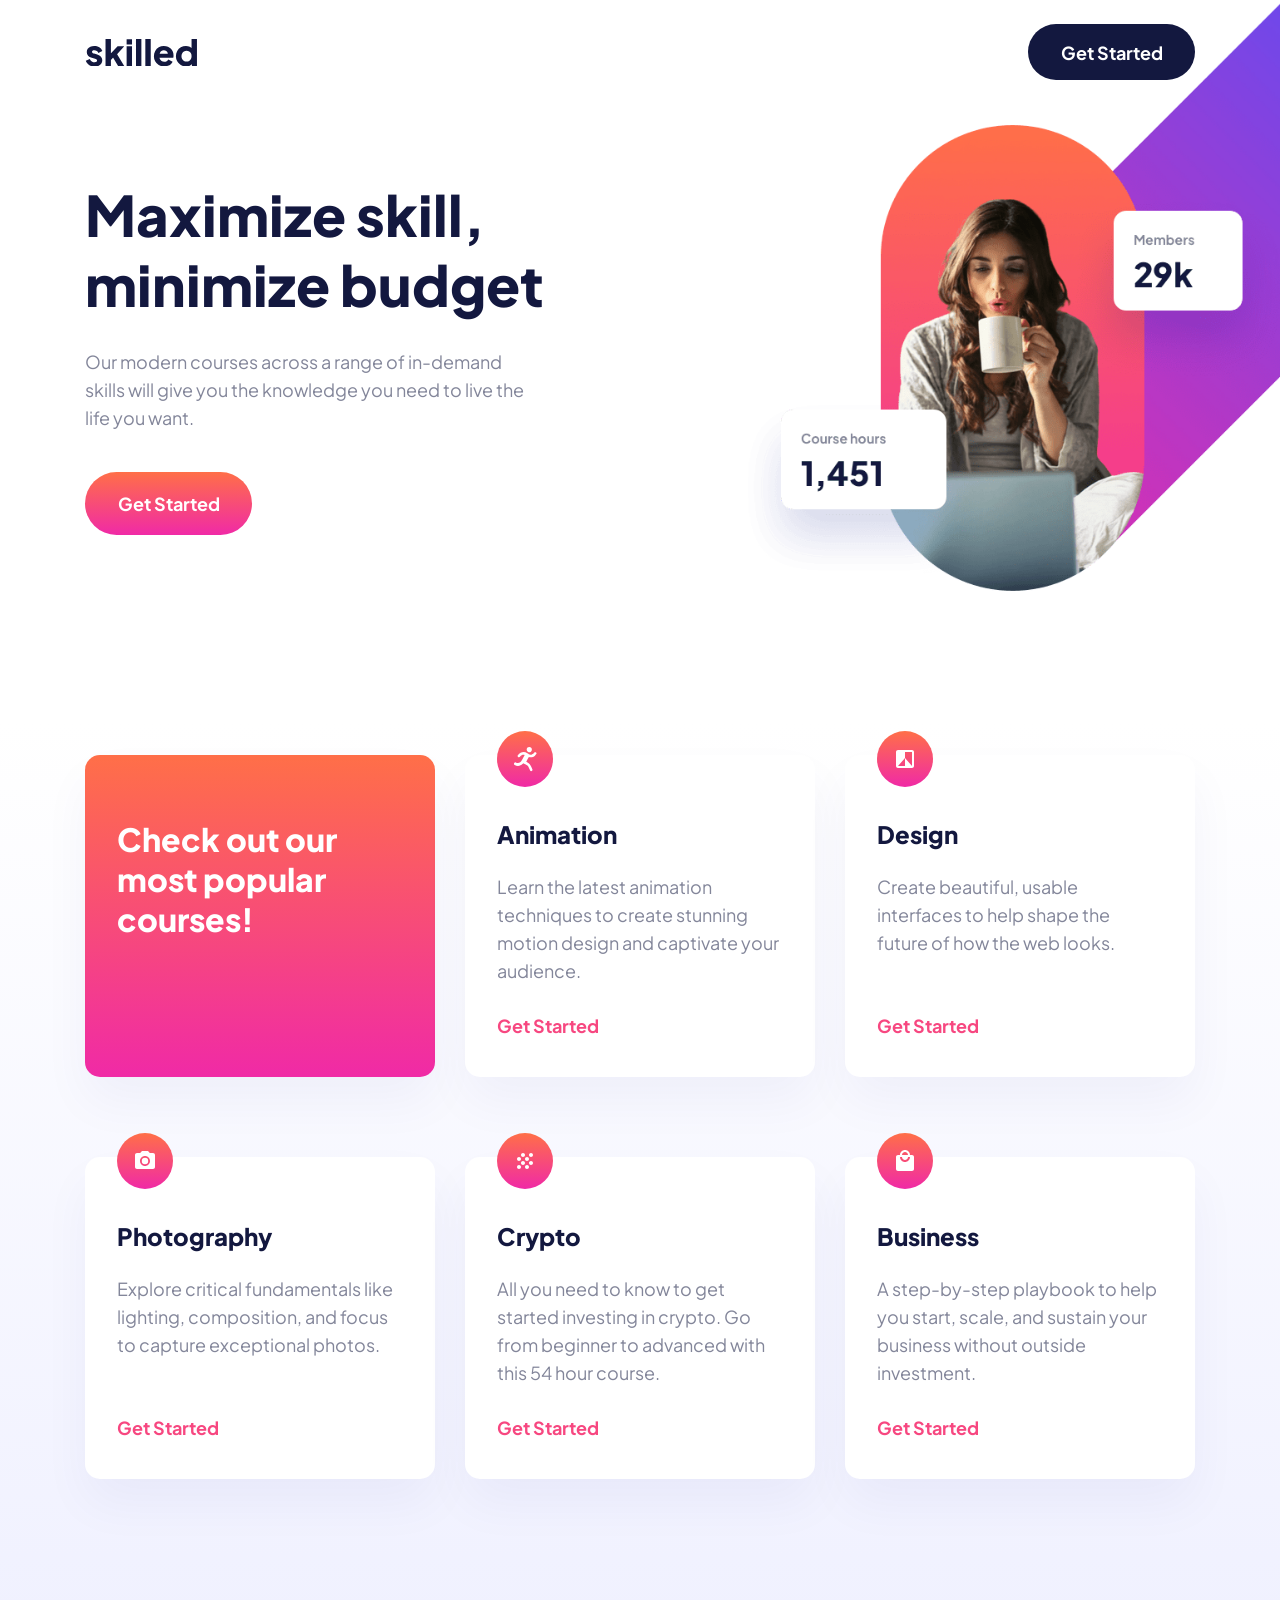
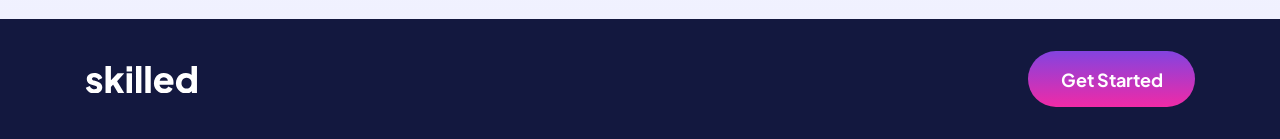
<file: PortfolioLND3-main/Skilled-e-learning-landing-page-master/index.html>
<!DOCTYPE html>
<html lang="en">

<head>
   <!-- specifies the character encoding for the HTML document -->
   <meta charset="UTF-8">
   <!-- Displays site properly based on user's device -->
   <meta name="viewport" content="width=device-width, initial-scale=1.0">
   <!-- Provides a brief summary of a web page -->
   <meta name="description" content="This is a solution to the Skilled e-learning landing page challenge on Frontend Mentor. 
        The purpose of this challenge is to improve my coding skills by building realistic projects.">
   <!-- Favicon -->
   <link rel="icon" type="image/ico" sizes="32x32" href="assets/favicon.ico">
   <!-- CSS File  -->
   <link rel="stylesheet" href="css/style.css">
   <title>Skilled e-learning landing page | Frontend Mentor</title>
</head>

<body>
   <!-- Header -->
   <header>
      <div class="header__container container">
         <a href="#" class="header__logo logo">
            <img src="assets/logo-dark.svg" alt="Skilled e-learning's logo">
         </a>
         <a href="#" class="header__get-started btn byn-yan-blue">Get Started</a>
      </div>
   </header>
   <main>
      <!-- Hero section -->
      <section class="hero">
         <div class="hero__container container">
            <div class="hero__content">
               <h1>Maximize skill, minimize budget</h1>
               <p>Our modern courses across a range of in-demand skills
                  will give you the knowledge you need to live the life you want.</p>
               <a href="#" class="btn btn-mag-orange">Get Started</a>
            </div>
            <div class="hero__img">
               <picture>
                  <source media="(min-width: 992px)" srcset="assets/image-hero-desktop.png">
                  <source media="(min-width: 768px)" srcset="assets/image-hero-tablet.png">
                  <img src="assets/image-hero-mobile@.svg" alt="image hero">
               </picture>
            </div>
         </div>
      </section>

      <!-- Courses section -->
      <section class="courses">
         <div class="courses__container container">
            <div class="courses__heading">
               <h2>Check out our most popular courses!</h2>
            </div>
            <div class="courses__course animation">
               <h3>Animation</h3>
               <p>Learn the latest animation techniques to
                  create stunning motion design and captivate your audience.</p>
               <a href="#" class="link">Get Started</a>
            </div>
            <div class="courses__course design">
               <h3>Design</h3>
               <p>Create beautiful, usable interfaces to
                  help shape the future of how the web looks.</p>
               <a href="#" class="link">Get Started</a>
            </div>
            <div class="courses__course photography">
               <h3>Photography</h3>
               <p>Explore critical fundamentals like lighting,
                  composition, and focus to capture exceptional photos.</p>
               <a href="#" class="link">Get Started</a>
            </div>
            <div class="courses__course crypto">
               <h3>Crypto</h3>
               <p>All you need to know to get started investing in crypto.
                  Go from beginner to advanced with this 54 hour course.</p>
               <a href="#" class="link">Get Started</a>
            </div>
            <div class="courses__course business">
               <h3>Business</h3>
               <p>A step-by-step playbook to help you start, scale,
                  and sustain your business without outside investment.</p>
               <a href="#" class="link">Get Started</a>
            </div>
         </div>
      </section>
   </main>

   <!-- Footer -->
   <footer>
      <div class="footer__container container">
         <a href="#" class="footer__logo logo">
            <img src="assets/logo-light.svg" alt="Skilled e-learning's logo">
         </a>
         <a href="#" class="footer__get-started btn btn-mag-blue">Get Started</a>
      </div>
   </footer>
</body>

</html>
</file>
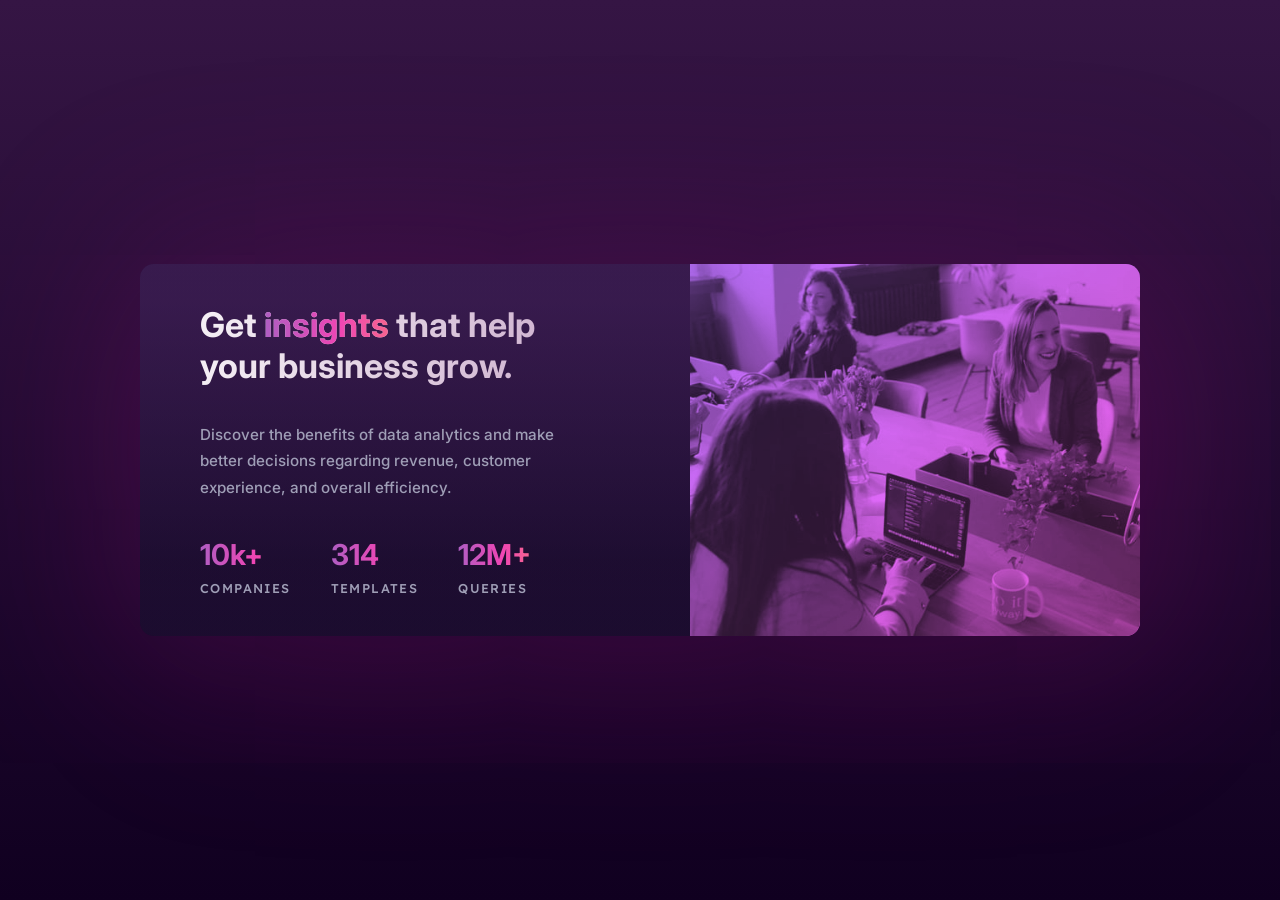
<file: PortfolioLND3-main/stats-preview-card-component-main/index.html>
<!DOCTYPE html>
<html lang="en">

<head>
  <meta charset="UTF-8">
  <meta http-equiv="X-UA-Compatible" content="IE=edge">
  <meta name="viewport" content="width=device-width,initial-scale=1">
  <title>Stats Preview Card Component | correlucas</title>
  <link rel="icon" href="./images/favicon-32x32.png" type="image/x-icon">
  <link rel="stylesheet" href="./style.min.css">
</head>

<body>
  <main>
    <div class="hero-text">
      <h1>Get <span>insights</span> that help your business grow.</h1>
      <p>Discover the benefits of data analytics and make better decisions regarding revenue, customer experience, and overall efficiency.</p>
      <div class="highlights">
        <div>
          <h2>10k+</h2>
          <p class="all-caps">Companies</p>
        </div>
        <div>
          <h2>314</h2>
          <p class="all-caps">Templates</p>
        </div>
        <div>
          <h2 class="all-caps">12m+</h2>
          <p class="all-caps">Queries</p>
        </div>
      </div>
    </div>
    <picture class="hero-image">
      <source srcset="./images/image-header-mobile.webp" media="(max-width: 620px)"><img src="./images/image-header-desktop.webp" alt="Office Workers Smiling">
    </picture>
  </main>
</body>

</html>
</file>
<file: PortfolioLND3-main/Skilled-e-learning-landing-page-master/css/style.css>
/* Google Font - Plus Jakarta Sans */
@import url("https://fonts.googleapis.com/css2?family=Plus+Jakarta+Sans:wght@500;700;800&display=swap");

/* Variables */
:root {
  /* Colors */
  --colors-dark-blue-gray: #666ca3;
  --colors-yankees-blue: #13183f;
  --colors-silver: #83869a;
  --colors-pink: #f74780;
  --colors-carnation-pink: #ffa7c3;
  --colors-white: #ffffff;
  --colors-g-magenta-orange: linear-gradient(180deg, #ff6f48 0%, #f02aa6 100%);
  --colors-g-magenta-blue: linear-gradient(
    180deg,
    #4851ff -54.32%,
    #f02aa6 100%
  );
  --colors-g-hover: linear-gradient(
    0deg,
    rgba(255, 255, 255, 0.5),
    rgba(255, 255, 255, 0.5)
  );
  /* Fonts */
  --fonts-main: "Plus Jakarta Sans", sans-serif;
}

/* Global Rules  */
*,
::before,
::after {
  margin: 0;
  padding: 0;
  box-sizing: border-box;
}
html {
  scroll-behavior: smooth;
}
body {
  font-family: var(--fonts-main);
  cursor: default;
}

/* Typography */
h1 {
  font-size: 2.5rem;
  line-height: 1.25;
}
h2 {
  font-size: 1.5rem;
  line-height: 1.333;
  color: var(--colors-white);
}
h3 {
  font-size: 1.25rem;
}
h1,
h3 {
  color: var(--colors-yankees-blue);
}
h1,
h2,
h3 {
  font-weight: 800;
}
p {
  font-size: 1rem;
  line-height: 1.625;
  color: var(--colors-silver);
}
@media (min-width: 992px) {
  h1 {
    font-size: 3.5rem;
  }
  h2 {
    font-size: 2rem;
    line-height: 1.25;
  }
  h3 {
    font-size: 1.5rem;
  }
  p {
    font-size: 1.125rem;
    line-height: 1.556;
  }
}

/* Reset Some Elements */
ul {
  list-style: none;
}
a {
  color: inherit;
  text-decoration: none;
  outline: none;
  cursor: pointer;
}

/* Buttons */
.btn {
  width: 140px;
  height: 48px;
  font-size: 1rem;
  font-weight: 700;
  color: var(--colors-white);
  display: flex;
  align-items: center;
  justify-content: center;
  border-radius: 28px;
  -webkit-border-radius: 28px;
  -moz-border-radius: 28px;
  -ms-border-radius: 28px;
  -o-border-radius: 28px;
}
.byn-yan-blue {
  background-color: var(--colors-yankees-blue);
}
.byn-yan-blue:hover {
  background-color: var(--colors-dark-blue-gray);
}
.btn-mag-blue {
  background-image: var(--colors-g-magenta-blue);
}
.btn-mag-blue:hover {
  background-image: var(--colors-g-hover), var(--colors-g-magenta-blue);
}
.btn-mag-orange {
  width: 167px;
  height: 56px;
  background-image: var(--colors-g-magenta-orange);
  border-radius: 31.5px;
  -webkit-border-radius: 31.5px;
  -moz-border-radius: 31.5px;
  -ms-border-radius: 31.5px;
  -o-border-radius: 31.5px;
}
.btn-mag-orange:hover {
  background-image: var(--colors-g-hover), var(--colors-g-magenta-orange);
}
@media (min-width: 992px) {
  .btn {
    width: 167px;
    height: 56px;
    font-size: 1.125rem;
  }
  .btn-mag-orange {
    height: 63px;
  }
}

/* Links */
.link {
  width: fit-content;
  font-size: 1.125rem;
  font-weight: 700;
  color: var(--colors-pink);
}
.link:hover {
  color: var(--colors-carnation-pink);
}

/* Container */
.container {
  margin-left: auto;
  margin-right: auto;
}
@media (min-width: 375px), (max-width: 375px) {
  .container {
    width: 100%;
    padding-left: 16px;
    padding-right: 16px;
  }
}
@media (min-width: 576px) {
  .container {
    padding-left: 32px;
    padding-right: 32px;
  }
}
@media (min-width: 768px) {
  .container {
    width: 689px;
    padding-left: 0px;
    padding-right: 0px;
  }
}
@media (min-width: 992px) {
  .container {
    width: 892px;
  }
}
@media (min-width: 1200px) {
  .container {
    width: 1110px;
  }
}

/* Logo */
.logo {
  width: 86px;
  height: 21px;
}
.logo img {
  width: 100%;
  height: 100%;
  object-fit: cover;
}
@media (min-width: 992px) {
  .logo {
    width: 112px;
    height: 27px;
  }
}

/* Header */
header {
  position: absolute;
  width: 100%;
  z-index: 1;
}
.header__container {
  display: flex;
  justify-content: space-between;
  align-items: center;
  height: 80px;
}
@media (min-width: 768px) {
  .header__container {
    height: 96px;
  }
}
@media (min-width: 992px) {
  .header__container {
    height: 104px;
  }
}

/* Hero section */
.hero {
  padding-top: 80px;
  overflow: hidden;
}
.hero__container {
  padding-top: 22px;
  display: flex;
  flex-direction: column;
}
.hero__content h1 {
  max-width: 326px;
}
.hero__content p {
  max-width: 400px;
  padding: 26px 0 24px;
}
.hero__img {
  max-width: 370px;
  margin-top: 28px;
  align-self: center;
}
.hero__img img {
  width: 170%;
  height: 100%;
  object-fit: contain;
  position: relative;
  left: 50%;
  transform: translateX(-50%);
}
@media (min-width: 768px) {
  .hero {
    padding-top: 96px;
  }
  .hero__container {
    padding-top: 75px;
    padding-bottom: 188px;
    position: relative;
  }
  .hero__img {
    min-width: 695px;
    height: 723px;
    margin-top: 0;
    position: absolute;
    left: calc(50% - 20px);
    bottom: 10px;
  }
  .hero__img img {
    width: 100%;
  }
}
@media (min-width: 992px) {
  .hero__content h1 {
    max-width: 500px;
  }
  .hero__content p {
    max-width: 445px;
    padding: 29px 0 40px;
  }
  .hero__img {
    min-width: 870px;
    height: 938px;
    bottom: -10px;
  }
}
@media (min-width: 1200px) {
  .hero {
    padding-top: 104px;
  }
  .hero__img {
    left: calc(50% + 96px);
    bottom: 0;
  }
}
@media (min-width: 1400px) {
  .hero__container {
    padding-top: 148px;
    padding-bottom: 180px;
  }
  .hero__img {
    min-width: 1046px;
    left: calc(50% + 8px);
  }
}

/* Courses section */
.courses {
  background: linear-gradient(180deg, #ffffff 0%, #f0f1ff 100%);
}
.courses__container {
  padding-bottom: 80px;
  display: flex;
  flex-wrap: wrap;
  justify-content: center;
  gap: 40px 11px;
}
.courses__heading {
  background-image: var(--colors-g-magenta-orange);
  padding: 24px 28px 32px;
}
.courses__heading h2 {
  max-width: 286px;
}
.courses__heading,
.courses__course {
  max-width: 339px;
  box-shadow: 0px 25px 50px rgba(6, 22, 141, 0.0442381);
  border-radius: 10px;
  -webkit-border-radius: 10px;
  -moz-border-radius: 10px;
  -ms-border-radius: 10px;
  -o-border-radius: 10px;
}
.courses__course {
  background-color: var(--colors-white);
  padding: 56px 26px 32px 28px;
  display: flex;
  flex-direction: column;
  position: relative;
}
.courses__course p {
  padding-top: 16px;
  padding-bottom: 26px;
}
.courses__course .link {
  margin-top: auto;
}
.courses__course::before {
  content: "";
  position: absolute;
  top: -24px;
  left: 28px;
  display: block;
  width: 56px;
  height: 56px;
  background-repeat: no-repeat;
}
.courses__course.animation::before {
  background-image: url(../assets/icon-animation.svg);
}
.courses__course.design::before {
  background-image: url(../assets/icon-design.svg);
}
.courses__course.photography::before {
  background-image: url(../assets/icon-photography.svg);
}
.courses__course.crypto::before {
  background-image: url(../assets/icon-crypto.svg);
}
.courses__course.business::before {
  background-image: url(../assets/icon-business.svg);
}
@media (min-width: 768px) {
  .courses__container {
    padding-bottom: 85px;
    gap: 56px 11px;
  }
  .courses__heading,
  .courses__course {
    padding: 56px 20px 32px 32px;
  }
  .courses__course::before {
    left: 32px;
  }
}
@media (min-width: 992px) {
  .courses__container {
    padding-top: 32px;
    padding-bottom: 140px;
    display: flex;
    flex-wrap: wrap;
    justify-content: center;
    gap: 80px 30px;
  }
  .courses__heading,
  .courses__course {
    max-width: 350px;
    min-height: 322px;
    padding: 64px 32px 40px;
    border-radius: 15px;
    -webkit-border-radius: 15px;
    -moz-border-radius: 15px;
    -ms-border-radius: 15px;
    -o-border-radius: 15px;
}
  .courses__course p {
    padding-top: 24px;
  }
}
@media (min-width: 1400px) {
  .courses__container {
    padding-top: 72px;
  }
}

/* Footer */
footer {
  background-color: var(--colors-yankees-blue);
}
.footer__container {
  height: 120px;
  display: flex;
  align-items: center;
  justify-content: space-between;
}
</file>
<file: PortfolioLND3-main/stats-preview-card-component-main/style.min.css>
@import url(https://fonts.googleapis.com/css2?family=Inter:wght@400;500;700&family=Lexend+Deca&display=swap);:root{--p-purple:rgb(183, 75, 255);--p-white:rgb(246, 234, 248);--n-dk-purple:hsla(246, 38%, 16%, 1);--n-gray:rgb(159, 158, 182);--n-bg:hsla(233, 46%, 7%, 1)}*{margin:0;padding:0;text-decoration:0;box-sizing:border-box;cursor:pointer}img,picture{max-width:100%;display:block;line-height:0}body{font-family:Inter,sans-serif;background:linear-gradient(180deg,#351544 0,#100020 100%);display:flex;min-height:100vh;align-items:center;justify-content:center}main{display:grid;grid-template-columns:1fr 1fr;max-width:62.5rem;overflow:hidden;border-radius:14px;gap:2.5rem;padding-left:3.75rem;margin:32px;box-shadow:.75rem .75rem 12.5rem 1.25rem rgb(203 12 153 / 22%);background:linear-gradient(to top,hsla(246,38%,16%,.3) 20%,rgb(70,39,98,.5) 90%);transition:all ease .5s}main:hover{box-shadow:.75rem .75rem 12.5rem 1.25rem rgb(203 12 153 / 40%);transform:scale(1.02);transition:all ease .5s}.hero-image img{width:100%;height:100%;object-fit:cover;border-radius:0 14px 14px 0;mix-blend-mode:multiply;opacity:.8;transition:ease-in-out 1s}.hero-image{background:linear-gradient(320deg,#ff61f3 0,#b86ffb 100%)}.hero-text{display:flex;flex-direction:column;justify-content:space-evenly;column-gap:6.25rem;row-gap:1rem;padding-block:1.25rem}.highlights{display:flex;flex-flow:row wrap;gap:2.5rem}.hero-text p,h1{max-width:25rem}h2{color:var(--p-white)}h1,h2,span{font-size:34px;font-weight:700}h1{background:linear-gradient(100deg,#fbf9fb -12.67%,#c7a6c8 105.92%);-webkit-background-clip:text;-webkit-text-fill-color:transparent}span{background-image:linear-gradient(to right,#af5ec3,#ef45b4,#fa747d,#f7a0cf,#ef45b4,#af5ec3);background-size:300% auto;-webkit-background-clip:text;-webkit-text-fill-color:transparent;animation:move 5s linear infinite;animation-delay:5s}@keyframes move{to{background-position:300% center}}.highlights h2{font-size:28.8px;font-weight:700;padding-bottom:8px;background-image:linear-gradient(to right,#af5ec3,#ef45b4,#fa747d,#f7a0cf,#ef45b4,#af5ec3);background-size:300% auto;-webkit-background-clip:text;-webkit-text-fill-color:transparent;animation:move 5s linear infinite;animation-delay:5s}@keyframes move{to{background-position:300% center}}.hero-text p,.highlights p{font-weight:500;color:var(--n-gray)}.hero-text p{font-size:15.2px}.hero-text>p{line-height:1.75}.highlights p{font-size:12.8px}.all-caps{text-transform:uppercase}.highlights p{font-family:'Lexend Deca',sans-serif;letter-spacing:.0875rem}@media (max-width:51.25rem){h1,span{font-size:24px}.hero-text p{font-size:12.8px}.highlights h2{font-size:16px;padding-bottom:8px}.highlights{gap:1.25rem}.highlights p{font-size:11.2px;padding-bottom:8px}}@media (max-width:38.75rem){main{display:flex;flex-direction:column-reverse;padding-left:0;gap:1.25rem}.hero-text{display:flex;padding-inline:2.5rem;text-align:center;align-items:center;justify-content:center}h1,span{font-size:28.8px;padding-bottom:1.25rem}.hero-text p{font-size:16px;padding-bottom:1.25rem}.highlights{flex-direction:column}.highlights h2{font-size:22.4px;padding-bottom:8px}.highlights p{font-size:12.8px}.hero-image img{display:block;max-width:100%;object-fit:cover;border-radius:14px 14px 0 0}}.highlights,h1,main,p,span{-webkit-animation:slideIn 1s ease-in;animation:slideIn 1s ease-out}@-webkit-keyframes slideIn{0%{-webkit-transform:translateX(-1.25rem);transform:translateX(-1.25rem);opacity:0}100%{-webkit-transform:translateY(0);transform:translateX(0);opacity:1}}
</file>
